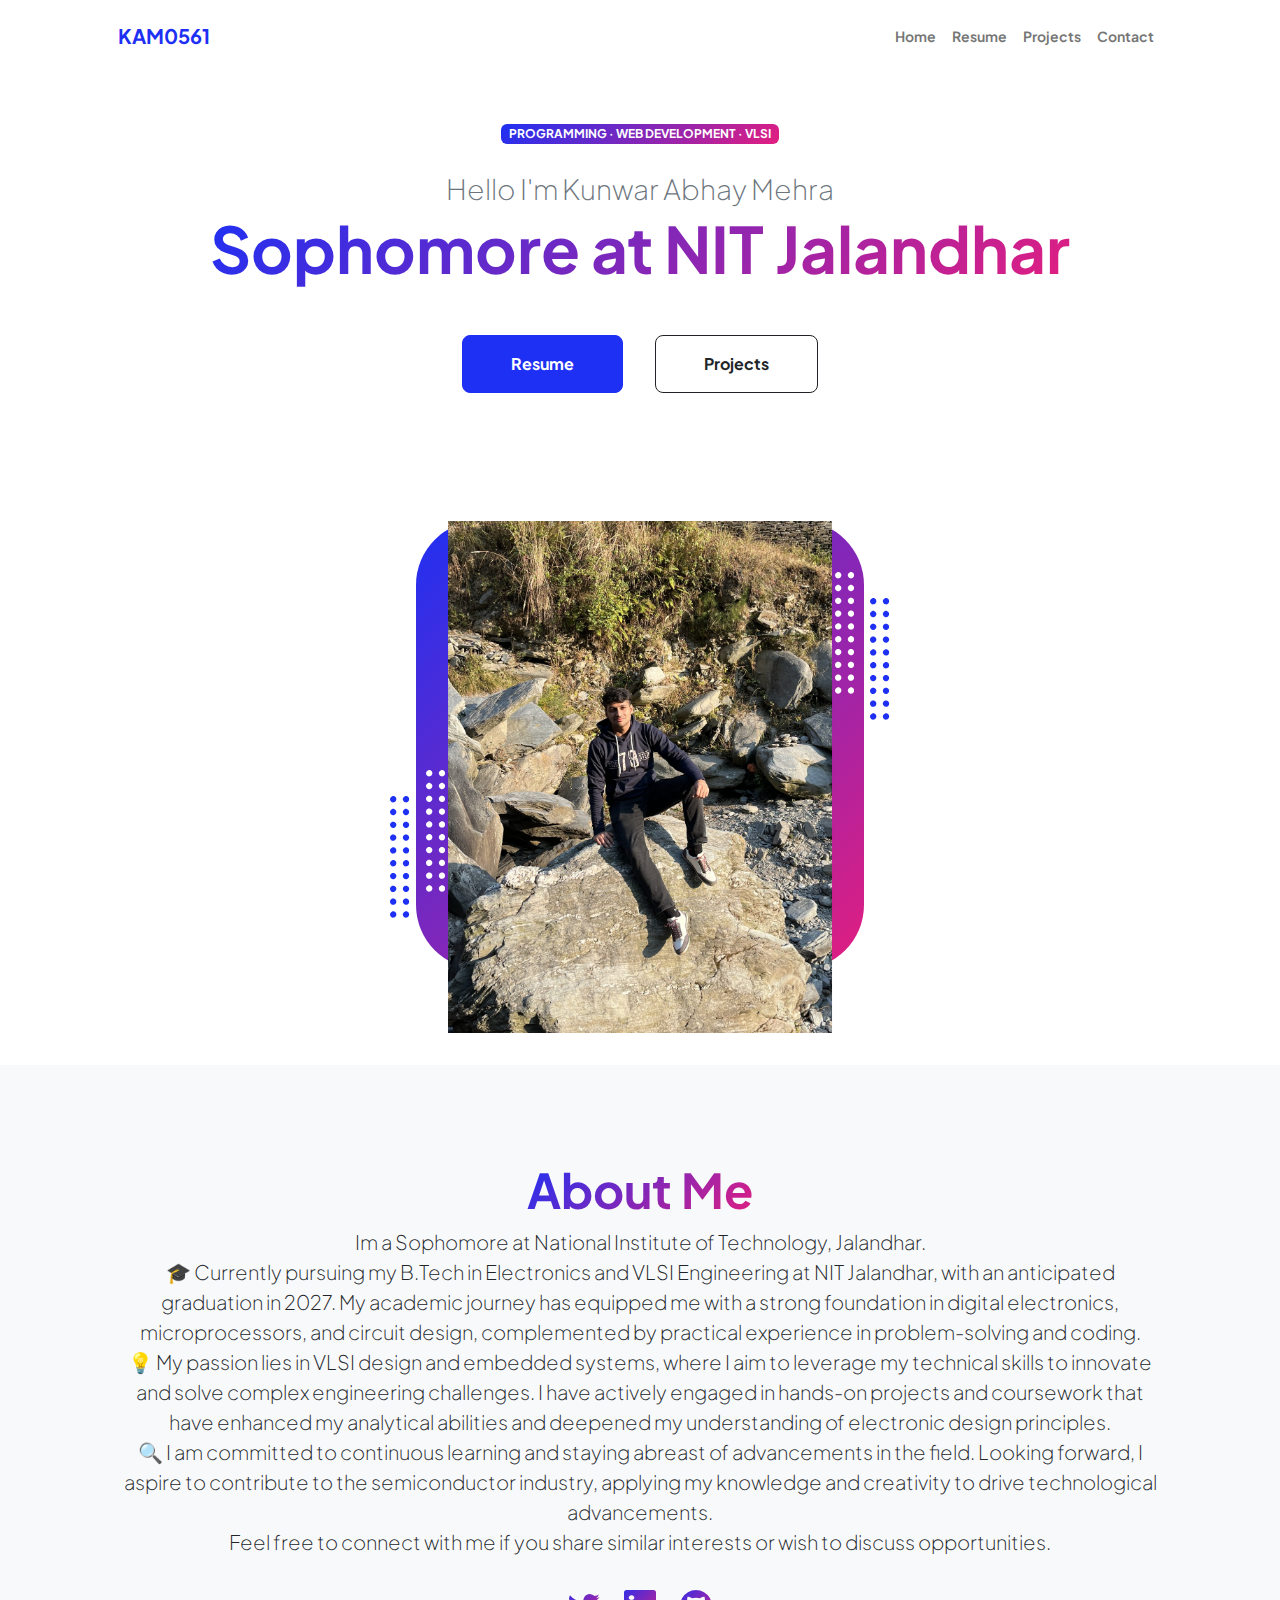
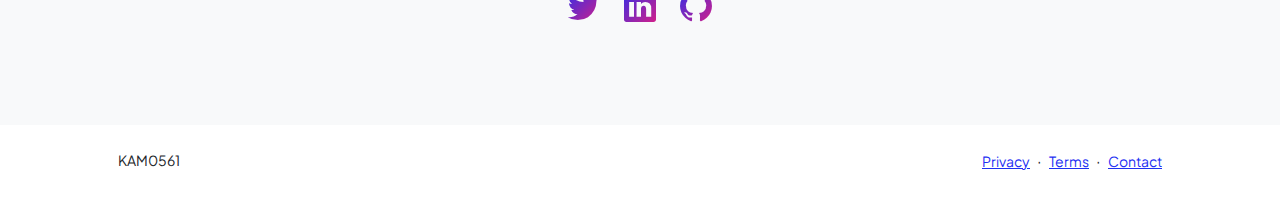
<file: index.html>
<!DOCTYPE html>
<html lang="en">
    <head>
        <meta charset="utf-8" />
        <meta name="viewport" content="width=device-width, initial-scale=1, shrink-to-fit=no" />
        <meta name="description" content="" />
        <meta name="author" content="" />
        <title>Portfolio</title>
        <!-- Favicon-->
        <link rel="icon" type="image/x-icon" href="assets/favicon.ico" />
        <!-- Custom Google font-->
        <link rel="preconnect" href="https://fonts.googleapis.com" />
        <link rel="preconnect" href="https://fonts.gstatic.com" crossorigin />
        <link href="https://fonts.googleapis.com/css2?family=Plus+Jakarta+Sans:wght@100;200;300;400;500;600;700;800;900&amp;display=swap" rel="stylesheet" />
        <!-- Bootstrap icons-->
        <link href="https://cdn.jsdelivr.net/npm/bootstrap-icons@1.8.1/font/bootstrap-icons.css" rel="stylesheet" />
        <!-- Core theme CSS (includes Bootstrap)-->
        <link href="css/styles.css" rel="stylesheet" />
    </head>
    <body class="d-flex flex-column h-100">
        <main class="flex-shrink-0">
            <!-- Navigation-->
            <nav class="navbar navbar-expand-lg navbar-light bg-white py-3">
                <div class="container px-5">
                    <a class="navbar-brand" href="index.html"><span class="fw-bolder text-primary">KAM0561</span></a>
                    <button class="navbar-toggler" type="button" data-bs-toggle="collapse" data-bs-target="#navbarSupportedContent" aria-controls="navbarSupportedContent" aria-expanded="false" aria-label="Toggle navigation"><span class="navbar-toggler-icon"></span></button>
                    <div class="collapse navbar-collapse" id="navbarSupportedContent">
                        <ul class="navbar-nav ms-auto mb-2 mb-lg-0 small fw-bolder">
                            <li class="nav-item"><a class="nav-link" href="index.html">Home</a></li>
                            <li class="nav-item"><a class="nav-link" href="resume.html">Resume</a></li>
                            <li class="nav-item"><a class="nav-link" href="projects.html">Projects</a></li>
                            <li class="nav-item"><a class="nav-link" href="contact.html">Contact</a></li>
                        </ul>
                    </div>
                </div>
            </nav>
            <!-- Header-->
            <header class="py-5">
                <div class="container px-5 pb-5">
                    <div class="row gx-5 align-items-center">
                        <div class="col-xxl-5">
                            <!-- Header text content-->
                            <div class="text-center text-xxl-start">
                                <div class="badge bg-gradient-primary-to-secondary text-white mb-4"><div class="text-uppercase">Programming &middot; Web Development &middot; VLSI</div></div>
                                <div class="fs-3 fw-light text-muted">Hello I'm Kunwar Abhay Mehra</div>
                                <h1 class="display-3 fw-bolder mb-5"><span class="text-gradient d-inline">Sophomore at NIT Jalandhar</span></h1>
                                <div class="d-grid gap-3 d-sm-flex justify-content-sm-center justify-content-xxl-start mb-3">
                                    <a class="btn btn-primary btn-lg px-5 py-3 me-sm-3 fs-6 fw-bolder" href="resume.html">Resume</a>
                                    <a class="btn btn-outline-dark btn-lg px-5 py-3 fs-6 fw-bolder" href="projects.html">Projects</a>
                                </div>
                            </div>
                        </div>
                        <div class="col-xxl-7">
                            <!-- Header profile picture-->
                            <div class="d-flex justify-content-center mt-5 mt-xxl-0">
                                <div class="profile bg-gradient-primary-to-secondary">
                                    <!-- TIP: For best results, use a photo with a transparent background like the demo example below-->
                                    <!-- Watch a tutorial on how to do this on YouTube (link)-->
                                    <img class="profile-img" src="assets/me.jpeg" alt="..." />
                                    <div class="dots-1">
                                        <!-- SVG Dots-->
                                        <svg version="1.1" xmlns="http://www.w3.org/2000/svg" xmlns:xlink="http://www.w3.org/1999/xlink" x="0px" y="0px" viewBox="0 0 191.6 1215.4" style="enable-background: new 0 0 191.6 1215.4" xml:space="preserve">
                                            <g transform="translate(0.000000,1280.000000) scale(0.100000,-0.100000)">
                                                <path d="M227.7,12788.6c-105-35-200-141-222-248c-43-206,163-412,369-369c155,32,275,190,260,339c-11,105-90,213-190,262        C383.7,12801.6,289.7,12808.6,227.7,12788.6z"></path>
                                                <path d="M1507.7,12788.6c-151-50-253-216-222-362c25-119,136-230,254-255c194-41,395,142,375,339c-11,105-90,213-190,262        C1663.7,12801.6,1569.7,12808.6,1507.7,12788.6z"></path>
                                                <path d="M227.7,11508.6c-105-35-200-141-222-248c-43-206,163-412,369-369c155,32,275,190,260,339c-11,105-90,213-190,262        C383.7,11521.6,289.7,11528.6,227.7,11508.6z"></path>
                                                <path d="M1507.7,11508.6c-151-50-253-216-222-362c25-119,136-230,254-255c194-41,395,142,375,339c-11,105-90,213-190,262        C1663.7,11521.6,1569.7,11528.6,1507.7,11508.6z"></path>
                                                <path d="M227.7,10228.6c-105-35-200-141-222-248c-43-206,163-412,369-369c155,32,275,190,260,339c-11,105-90,213-190,262        C383.7,10241.6,289.7,10248.6,227.7,10228.6z"></path>
                                                <path d="M1507.7,10228.6c-105-35-200-141-222-248c-43-206,163-412,369-369c155,32,275,190,260,339c-11,105-90,213-190,262        C1663.7,10241.6,1569.7,10248.6,1507.7,10228.6z"></path>
                                                <path d="M227.7,8948.6c-105-35-200-141-222-248c-43-206,163-412,369-369c155,32,275,190,260,339c-11,105-90,213-190,262        C383.7,8961.6,289.7,8968.6,227.7,8948.6z"></path>
                                                <path d="M1507.7,8948.6c-105-35-200-141-222-248c-43-206,163-412,369-369c155,32,275,190,260,339c-11,105-90,213-190,262        C1663.7,8961.6,1569.7,8968.6,1507.7,8948.6z"></path>
                                                <path d="M227.7,7668.6c-105-35-200-141-222-248c-43-206,163-412,369-369c155,32,275,190,260,339c-11,105-90,213-190,262        C383.7,7681.6,289.7,7688.6,227.7,7668.6z"></path>
                                                <path d="M1507.7,7668.6c-105-35-200-141-222-248c-43-206,163-412,369-369c155,32,275,190,260,339c-11,105-90,213-190,262        C1663.7,7681.6,1569.7,7688.6,1507.7,7668.6z"></path>
                                                <path d="M227.7,6388.6c-105-35-200-141-222-248c-43-206,163-412,369-369c155,32,275,190,260,339c-11,105-90,213-190,262        C383.7,6401.6,289.7,6408.6,227.7,6388.6z"></path>
                                                <path d="M1507.7,6388.6c-105-35-200-141-222-248c-43-206,163-412,369-369c155,32,275,190,260,339c-11,105-90,213-190,262        C1663.7,6401.6,1569.7,6408.6,1507.7,6388.6z"></path>
                                                <path d="M227.7,5108.6c-105-35-200-141-222-248c-43-206,163-412,369-369c155,32,275,190,260,339c-11,105-90,213-190,262        C383.7,5121.6,289.7,5128.6,227.7,5108.6z"></path>
                                                <path d="M1507.7,5108.6c-105-35-200-141-222-248c-43-206,163-412,369-369c155,32,275,190,260,339c-11,105-90,213-190,262        C1663.7,5121.6,1569.7,5128.6,1507.7,5108.6z"></path>
                                                <path d="M227.7,3828.6c-105-35-200-141-222-248c-43-206,163-412,369-369c155,32,275,190,260,339c-11,105-90,213-190,262        C383.7,3841.6,289.7,3848.6,227.7,3828.6z"></path>
                                                <path d="M1507.7,3828.6c-105-35-200-141-222-248c-43-206,163-412,369-369c155,32,275,190,260,339c-11,105-90,213-190,262        C1663.7,3841.6,1569.7,3848.6,1507.7,3828.6z"></path>
                                                <path d="M227.7,2548.6c-105-35-200-141-222-248c-43-206,163-412,369-369c155,32,275,190,260,339c-11,105-90,213-190,262        C383.7,2561.6,289.7,2568.6,227.7,2548.6z"></path>
                                                <path d="M1507.7,2548.6c-105-35-200-141-222-248c-43-206,163-412,369-369c155,32,275,190,260,339c-11,105-90,213-190,262        C1663.7,2561.6,1569.7,2568.6,1507.7,2548.6z"></path>
                                                <path d="M227.7,1268.6c-105-35-200-141-222-248c-43-206,163-412,369-369c155,32,275,190,260,339c-11,105-90,213-190,262        C383.7,1281.6,289.7,1288.6,227.7,1268.6z"></path>
                                                <path d="M1507.7,1268.6c-105-35-200-141-222-248c-43-206,163-412,369-369c155,32,275,190,260,339c-11,105-90,213-190,262        C1663.7,1281.6,1569.7,1288.6,1507.7,1268.6z"></path>
                                            </g>
                                        </svg>
                                        <!-- END of SVG dots-->
                                    </div>
                                    <div class="dots-2">
                                        <!-- SVG Dots-->
                                        <svg version="1.1" xmlns="http://www.w3.org/2000/svg" xmlns:xlink="http://www.w3.org/1999/xlink" x="0px" y="0px" viewBox="0 0 191.6 1215.4" style="enable-background: new 0 0 191.6 1215.4" xml:space="preserve">
                                            <g transform="translate(0.000000,1280.000000) scale(0.100000,-0.100000)">
                                                <path d="M227.7,12788.6c-105-35-200-141-222-248c-43-206,163-412,369-369c155,32,275,190,260,339c-11,105-90,213-190,262        C383.7,12801.6,289.7,12808.6,227.7,12788.6z"></path>
                                                <path d="M1507.7,12788.6c-151-50-253-216-222-362c25-119,136-230,254-255c194-41,395,142,375,339c-11,105-90,213-190,262        C1663.7,12801.6,1569.7,12808.6,1507.7,12788.6z"></path>
                                                <path d="M227.7,11508.6c-105-35-200-141-222-248c-43-206,163-412,369-369c155,32,275,190,260,339c-11,105-90,213-190,262        C383.7,11521.6,289.7,11528.6,227.7,11508.6z"></path>
                                                <path d="M1507.7,11508.6c-151-50-253-216-222-362c25-119,136-230,254-255c194-41,395,142,375,339c-11,105-90,213-190,262        C1663.7,11521.6,1569.7,11528.6,1507.7,11508.6z"></path>
                                                <path d="M227.7,10228.6c-105-35-200-141-222-248c-43-206,163-412,369-369c155,32,275,190,260,339c-11,105-90,213-190,262        C383.7,10241.6,289.7,10248.6,227.7,10228.6z"></path>
                                                <path d="M1507.7,10228.6c-105-35-200-141-222-248c-43-206,163-412,369-369c155,32,275,190,260,339c-11,105-90,213-190,262        C1663.7,10241.6,1569.7,10248.6,1507.7,10228.6z"></path>
                                                <path d="M227.7,8948.6c-105-35-200-141-222-248c-43-206,163-412,369-369c155,32,275,190,260,339c-11,105-90,213-190,262        C383.7,8961.6,289.7,8968.6,227.7,8948.6z"></path>
                                                <path d="M1507.7,8948.6c-105-35-200-141-222-248c-43-206,163-412,369-369c155,32,275,190,260,339c-11,105-90,213-190,262        C1663.7,8961.6,1569.7,8968.6,1507.7,8948.6z"></path>
                                                <path d="M227.7,7668.6c-105-35-200-141-222-248c-43-206,163-412,369-369c155,32,275,190,260,339c-11,105-90,213-190,262        C383.7,7681.6,289.7,7688.6,227.7,7668.6z"></path>
                                                <path d="M1507.7,7668.6c-105-35-200-141-222-248c-43-206,163-412,369-369c155,32,275,190,260,339c-11,105-90,213-190,262        C1663.7,7681.6,1569.7,7688.6,1507.7,7668.6z"></path>
                                                <path d="M227.7,6388.6c-105-35-200-141-222-248c-43-206,163-412,369-369c155,32,275,190,260,339c-11,105-90,213-190,262        C383.7,6401.6,289.7,6408.6,227.7,6388.6z"></path>
                                                <path d="M1507.7,6388.6c-105-35-200-141-222-248c-43-206,163-412,369-369c155,32,275,190,260,339c-11,105-90,213-190,262        C1663.7,6401.6,1569.7,6408.6,1507.7,6388.6z"></path>
                                                <path d="M227.7,5108.6c-105-35-200-141-222-248c-43-206,163-412,369-369c155,32,275,190,260,339c-11,105-90,213-190,262        C383.7,5121.6,289.7,5128.6,227.7,5108.6z"></path>
                                                <path d="M1507.7,5108.6c-105-35-200-141-222-248c-43-206,163-412,369-369c155,32,275,190,260,339c-11,105-90,213-190,262        C1663.7,5121.6,1569.7,5128.6,1507.7,5108.6z"></path>
                                                <path d="M227.7,3828.6c-105-35-200-141-222-248c-43-206,163-412,369-369c155,32,275,190,260,339c-11,105-90,213-190,262        C383.7,3841.6,289.7,3848.6,227.7,3828.6z"></path>
                                                <path d="M1507.7,3828.6c-105-35-200-141-222-248c-43-206,163-412,369-369c155,32,275,190,260,339c-11,105-90,213-190,262        C1663.7,3841.6,1569.7,3848.6,1507.7,3828.6z"></path>
                                                <path d="M227.7,2548.6c-105-35-200-141-222-248c-43-206,163-412,369-369c155,32,275,190,260,339c-11,105-90,213-190,262        C383.7,2561.6,289.7,2568.6,227.7,2548.6z"></path>
                                                <path d="M1507.7,2548.6c-105-35-200-141-222-248c-43-206,163-412,369-369c155,32,275,190,260,339c-11,105-90,213-190,262        C1663.7,2561.6,1569.7,2568.6,1507.7,2548.6z"></path>
                                                <path d="M227.7,1268.6c-105-35-200-141-222-248c-43-206,163-412,369-369c155,32,275,190,260,339c-11,105-90,213-190,262        C383.7,1281.6,289.7,1288.6,227.7,1268.6z"></path>
                                                <path d="M1507.7,1268.6c-105-35-200-141-222-248c-43-206,163-412,369-369c155,32,275,190,260,339c-11,105-90,213-190,262        C1663.7,1281.6,1569.7,1288.6,1507.7,1268.6z"></path>
                                            </g>
                                        </svg>
                                        <!-- END of SVG dots-->
                                    </div>
                                    <div class="dots-3">
                                        <!-- SVG Dots-->
                                        <svg version="1.1" xmlns="http://www.w3.org/2000/svg" xmlns:xlink="http://www.w3.org/1999/xlink" x="0px" y="0px" viewBox="0 0 191.6 1215.4" style="enable-background: new 0 0 191.6 1215.4" xml:space="preserve">
                                            <g transform="translate(0.000000,1280.000000) scale(0.100000,-0.100000)">
                                                <path d="M227.7,12788.6c-105-35-200-141-222-248c-43-206,163-412,369-369c155,32,275,190,260,339c-11,105-90,213-190,262        C383.7,12801.6,289.7,12808.6,227.7,12788.6z"></path>
                                                <path d="M1507.7,12788.6c-151-50-253-216-222-362c25-119,136-230,254-255c194-41,395,142,375,339c-11,105-90,213-190,262        C1663.7,12801.6,1569.7,12808.6,1507.7,12788.6z"></path>
                                                <path d="M227.7,11508.6c-105-35-200-141-222-248c-43-206,163-412,369-369c155,32,275,190,260,339c-11,105-90,213-190,262        C383.7,11521.6,289.7,11528.6,227.7,11508.6z"></path>
                                                <path d="M1507.7,11508.6c-151-50-253-216-222-362c25-119,136-230,254-255c194-41,395,142,375,339c-11,105-90,213-190,262        C1663.7,11521.6,1569.7,11528.6,1507.7,11508.6z"></path>
                                                <path d="M227.7,10228.6c-105-35-200-141-222-248c-43-206,163-412,369-369c155,32,275,190,260,339c-11,105-90,213-190,262        C383.7,10241.6,289.7,10248.6,227.7,10228.6z"></path>
                                                <path d="M1507.7,10228.6c-105-35-200-141-222-248c-43-206,163-412,369-369c155,32,275,190,260,339c-11,105-90,213-190,262        C1663.7,10241.6,1569.7,10248.6,1507.7,10228.6z"></path>
                                                <path d="M227.7,8948.6c-105-35-200-141-222-248c-43-206,163-412,369-369c155,32,275,190,260,339c-11,105-90,213-190,262        C383.7,8961.6,289.7,8968.6,227.7,8948.6z"></path>
                                                <path d="M1507.7,8948.6c-105-35-200-141-222-248c-43-206,163-412,369-369c155,32,275,190,260,339c-11,105-90,213-190,262        C1663.7,8961.6,1569.7,8968.6,1507.7,8948.6z"></path>
                                                <path d="M227.7,7668.6c-105-35-200-141-222-248c-43-206,163-412,369-369c155,32,275,190,260,339c-11,105-90,213-190,262        C383.7,7681.6,289.7,7688.6,227.7,7668.6z"></path>
                                                <path d="M1507.7,7668.6c-105-35-200-141-222-248c-43-206,163-412,369-369c155,32,275,190,260,339c-11,105-90,213-190,262        C1663.7,7681.6,1569.7,7688.6,1507.7,7668.6z"></path>
                                                <path d="M227.7,6388.6c-105-35-200-141-222-248c-43-206,163-412,369-369c155,32,275,190,260,339c-11,105-90,213-190,262        C383.7,6401.6,289.7,6408.6,227.7,6388.6z"></path>
                                                <path d="M1507.7,6388.6c-105-35-200-141-222-248c-43-206,163-412,369-369c155,32,275,190,260,339c-11,105-90,213-190,262        C1663.7,6401.6,1569.7,6408.6,1507.7,6388.6z"></path>
                                                <path d="M227.7,5108.6c-105-35-200-141-222-248c-43-206,163-412,369-369c155,32,275,190,260,339c-11,105-90,213-190,262        C383.7,5121.6,289.7,5128.6,227.7,5108.6z"></path>
                                                <path d="M1507.7,5108.6c-105-35-200-141-222-248c-43-206,163-412,369-369c155,32,275,190,260,339c-11,105-90,213-190,262        C1663.7,5121.6,1569.7,5128.6,1507.7,5108.6z"></path>
                                                <path d="M227.7,3828.6c-105-35-200-141-222-248c-43-206,163-412,369-369c155,32,275,190,260,339c-11,105-90,213-190,262        C383.7,3841.6,289.7,3848.6,227.7,3828.6z"></path>
                                                <path d="M1507.7,3828.6c-105-35-200-141-222-248c-43-206,163-412,369-369c155,32,275,190,260,339c-11,105-90,213-190,262        C1663.7,3841.6,1569.7,3848.6,1507.7,3828.6z"></path>
                                                <path d="M227.7,2548.6c-105-35-200-141-222-248c-43-206,163-412,369-369c155,32,275,190,260,339c-11,105-90,213-190,262        C383.7,2561.6,289.7,2568.6,227.7,2548.6z"></path>
                                                <path d="M1507.7,2548.6c-105-35-200-141-222-248c-43-206,163-412,369-369c155,32,275,190,260,339c-11,105-90,213-190,262        C1663.7,2561.6,1569.7,2568.6,1507.7,2548.6z"></path>
                                                <path d="M227.7,1268.6c-105-35-200-141-222-248c-43-206,163-412,369-369c155,32,275,190,260,339c-11,105-90,213-190,262        C383.7,1281.6,289.7,1288.6,227.7,1268.6z"></path>
                                                <path d="M1507.7,1268.6c-105-35-200-141-222-248c-43-206,163-412,369-369c155,32,275,190,260,339c-11,105-90,213-190,262        C1663.7,1281.6,1569.7,1288.6,1507.7,1268.6z"></path>
                                            </g>
                                        </svg>
                                        <!-- END of SVG dots-->
                                    </div>
                                    <div class="dots-4">
                                        <!-- SVG Dots-->
                                        <svg version="1.1" xmlns="http://www.w3.org/2000/svg" xmlns:xlink="http://www.w3.org/1999/xlink" x="0px" y="0px" viewBox="0 0 191.6 1215.4" style="enable-background: new 0 0 191.6 1215.4" xml:space="preserve">
                                            <g transform="translate(0.000000,1280.000000) scale(0.100000,-0.100000)">
                                                <path d="M227.7,12788.6c-105-35-200-141-222-248c-43-206,163-412,369-369c155,32,275,190,260,339c-11,105-90,213-190,262        C383.7,12801.6,289.7,12808.6,227.7,12788.6z"></path>
                                                <path d="M1507.7,12788.6c-151-50-253-216-222-362c25-119,136-230,254-255c194-41,395,142,375,339c-11,105-90,213-190,262        C1663.7,12801.6,1569.7,12808.6,1507.7,12788.6z"></path>
                                                <path d="M227.7,11508.6c-105-35-200-141-222-248c-43-206,163-412,369-369c155,32,275,190,260,339c-11,105-90,213-190,262        C383.7,11521.6,289.7,11528.6,227.7,11508.6z"></path>
                                                <path d="M1507.7,11508.6c-151-50-253-216-222-362c25-119,136-230,254-255c194-41,395,142,375,339c-11,105-90,213-190,262        C1663.7,11521.6,1569.7,11528.6,1507.7,11508.6z"></path>
                                                <path d="M227.7,10228.6c-105-35-200-141-222-248c-43-206,163-412,369-369c155,32,275,190,260,339c-11,105-90,213-190,262        C383.7,10241.6,289.7,10248.6,227.7,10228.6z"></path>
                                                <path d="M1507.7,10228.6c-105-35-200-141-222-248c-43-206,163-412,369-369c155,32,275,190,260,339c-11,105-90,213-190,262        C1663.7,10241.6,1569.7,10248.6,1507.7,10228.6z"></path>
                                                <path d="M227.7,8948.6c-105-35-200-141-222-248c-43-206,163-412,369-369c155,32,275,190,260,339c-11,105-90,213-190,262        C383.7,8961.6,289.7,8968.6,227.7,8948.6z"></path>
                                                <path d="M1507.7,8948.6c-105-35-200-141-222-248c-43-206,163-412,369-369c155,32,275,190,260,339c-11,105-90,213-190,262        C1663.7,8961.6,1569.7,8968.6,1507.7,8948.6z"></path>
                                                <path d="M227.7,7668.6c-105-35-200-141-222-248c-43-206,163-412,369-369c155,32,275,190,260,339c-11,105-90,213-190,262        C383.7,7681.6,289.7,7688.6,227.7,7668.6z"></path>
                                                <path d="M1507.7,7668.6c-105-35-200-141-222-248c-43-206,163-412,369-369c155,32,275,190,260,339c-11,105-90,213-190,262        C1663.7,7681.6,1569.7,7688.6,1507.7,7668.6z"></path>
                                                <path d="M227.7,6388.6c-105-35-200-141-222-248c-43-206,163-412,369-369c155,32,275,190,260,339c-11,105-90,213-190,262        C383.7,6401.6,289.7,6408.6,227.7,6388.6z"></path>
                                                <path d="M1507.7,6388.6c-105-35-200-141-222-248c-43-206,163-412,369-369c155,32,275,190,260,339c-11,105-90,213-190,262        C1663.7,6401.6,1569.7,6408.6,1507.7,6388.6z"></path>
                                                <path d="M227.7,5108.6c-105-35-200-141-222-248c-43-206,163-412,369-369c155,32,275,190,260,339c-11,105-90,213-190,262        C383.7,5121.6,289.7,5128.6,227.7,5108.6z"></path>
                                                <path d="M1507.7,5108.6c-105-35-200-141-222-248c-43-206,163-412,369-369c155,32,275,190,260,339c-11,105-90,213-190,262        C1663.7,5121.6,1569.7,5128.6,1507.7,5108.6z"></path>
                                                <path d="M227.7,3828.6c-105-35-200-141-222-248c-43-206,163-412,369-369c155,32,275,190,260,339c-11,105-90,213-190,262        C383.7,3841.6,289.7,3848.6,227.7,3828.6z"></path>
                                                <path d="M1507.7,3828.6c-105-35-200-141-222-248c-43-206,163-412,369-369c155,32,275,190,260,339c-11,105-90,213-190,262        C1663.7,3841.6,1569.7,3848.6,1507.7,3828.6z"></path>
                                                <path d="M227.7,2548.6c-105-35-200-141-222-248c-43-206,163-412,369-369c155,32,275,190,260,339c-11,105-90,213-190,262        C383.7,2561.6,289.7,2568.6,227.7,2548.6z"></path>
                                                <path d="M1507.7,2548.6c-105-35-200-141-222-248c-43-206,163-412,369-369c155,32,275,190,260,339c-11,105-90,213-190,262        C1663.7,2561.6,1569.7,2568.6,1507.7,2548.6z"></path>
                                                <path d="M227.7,1268.6c-105-35-200-141-222-248c-43-206,163-412,369-369c155,32,275,190,260,339c-11,105-90,213-190,262        C383.7,1281.6,289.7,1288.6,227.7,1268.6z"></path>
                                                <path d="M1507.7,1268.6c-105-35-200-141-222-248c-43-206,163-412,369-369c155,32,275,190,260,339c-11,105-90,213-190,262        C1663.7,1281.6,1569.7,1288.6,1507.7,1268.6z"></path>
                                            </g>
                                        </svg>
                                        <!-- END of SVG dots-->
                                    </div>
                                </div>
                            </div>
                        </div>
                    </div>
                </div>
            </header>
            <!-- About Section-->
            <section class="bg-light py-5">
                <div class="container px-5">
                    <div class="row gx-5 justify-content-center">
                        <div class="col-xxl-8">
                            <div class="text-center my-5">
                                <h2 class="display-5 fw-bolder"><span class="text-gradient d-inline">About Me</span></h2>
                                <p class="lead fw-light mb-4">Im a Sophomore at National Institute of Technology, Jalandhar. <br>🎓 Currently pursuing my B.Tech in Electronics and VLSI Engineering at NIT Jalandhar, with an anticipated graduation in 2027. My academic journey has equipped me with a strong foundation in digital electronics, microprocessors, and circuit design, complemented by practical experience in problem-solving and coding.

                                    <br>💡 My passion lies in VLSI design and embedded systems, where I aim to leverage my technical skills to innovate and solve complex engineering challenges. I have actively engaged in hands-on projects and coursework that have enhanced my analytical abilities and deepened my understanding of electronic design principles.
                                    
                                    <br>🔍 I am committed to continuous learning and staying abreast of advancements in the field. Looking forward, I aspire to contribute to the semiconductor industry, applying my knowledge and creativity to drive technological advancements.
                                    
                                    <br>Feel free to connect with me if you share similar interests or wish to discuss opportunities.</p>
                                <div class="d-flex justify-content-center fs-2 gap-4">
                                    <a class="text-gradient" href="#!"><i class="bi bi-twitter"></i></a>
                                    <a class="text-gradient" href="#!"><i class="bi bi-linkedin"></i></a>
                                    <a class="text-gradient" href="#!"><i class="bi bi-github"></i></a>
                                </div>
                            </div>
                        </div>
                    </div>
                </div>
            </section>
        </main>
        <!-- Footer-->
        <footer class="bg-white py-4 mt-auto">
            <div class="container px-5">
                <div class="row align-items-center justify-content-between flex-column flex-sm-row">
                    <div class="col-auto"><div class="small m-0">KAM0561</div></div>
                    <div class="col-auto">
                        <a class="small" href="#!">Privacy</a>
                        <span class="mx-1">&middot;</span>
                        <a class="small" href="#!">Terms</a>
                        <span class="mx-1">&middot;</span>
                        <a class="small" href="#!">Contact</a>
                    </div>
                </div>
            </div>
        </footer>
        <!-- Bootstrap core JS-->
        <script src="https://cdn.jsdelivr.net/npm/bootstrap@5.2.3/dist/js/bootstrap.bundle.min.js"></script>
        <!-- Core theme JS-->
        <script src="js/scripts.js"></script>
    </body>
</html>
</file>
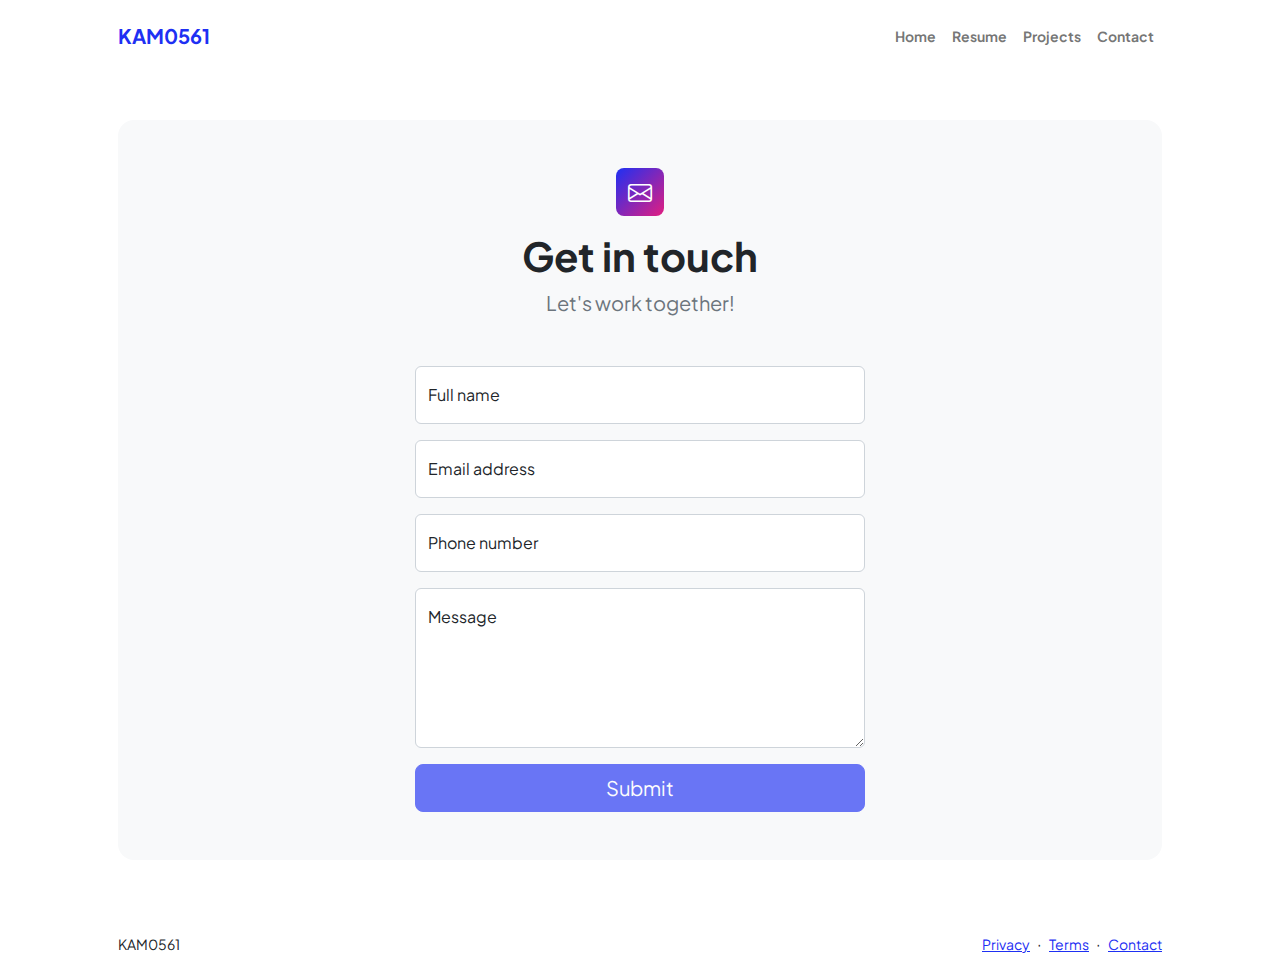
<file: contact.html>
<!DOCTYPE html>
<html lang="en">
    <head>
        <meta charset="utf-8" />
        <meta name="viewport" content="width=device-width, initial-scale=1, shrink-to-fit=no" />
        <meta name="description" content />
        <meta name="author" content />
        <title>Contact</title>
        <!-- Favicon-->
        <link rel="icon" type="image/x-icon" href="assets/favicon.ico" />
        <!-- Custom Google font-->
        <link rel="preconnect" href="https://fonts.googleapis.com" />
        <link rel="preconnect" href="https://fonts.gstatic.com" crossorigin />
        <link href="https://fonts.googleapis.com/css2?family=Plus+Jakarta+Sans:wght@100;200;300;400;500;600;700;800;900&amp;display=swap" rel="stylesheet" />
        <!-- Bootstrap icons-->
        <link href="https://cdn.jsdelivr.net/npm/bootstrap-icons@1.8.1/font/bootstrap-icons.css" rel="stylesheet" />
        <!-- Core theme CSS (includes Bootstrap)-->
        <link href="css/styles.css" rel="stylesheet" />
    </head>
    <body class="d-flex flex-column">
        <main class="flex-shrink-0">
            <!-- Navigation-->
            <nav class="navbar navbar-expand-lg navbar-light bg-white py-3">
                <div class="container px-5">
                    <a class="navbar-brand" href="index.html"><span class="fw-bolder text-primary">KAM0561</span></a>
                    <button class="navbar-toggler" type="button" data-bs-toggle="collapse" data-bs-target="#navbarSupportedContent" aria-controls="navbarSupportedContent" aria-expanded="false" aria-label="Toggle navigation"><span class="navbar-toggler-icon"></span></button>
                    <div class="collapse navbar-collapse" id="navbarSupportedContent">
                        <ul class="navbar-nav ms-auto mb-2 mb-lg-0 small fw-bolder">
                            <li class="nav-item"><a class="nav-link" href="index.html">Home</a></li>
                            <li class="nav-item"><a class="nav-link" href="resume.html">Resume</a></li>
                            <li class="nav-item"><a class="nav-link" href="projects.html">Projects</a></li>
                            <li class="nav-item"><a class="nav-link" href="contact.html">Contact</a></li>
                        </ul>
                    </div>
                </div>
            </nav>
            <!-- Page content-->
            <section class="py-5">
                <div class="container px-5">
                    <!-- Contact form-->
                    <div class="bg-light rounded-4 py-5 px-4 px-md-5">
                        <div class="text-center mb-5">
                            <div class="feature bg-primary bg-gradient-primary-to-secondary text-white rounded-3 mb-3"><i class="bi bi-envelope"></i></div>
                            <h1 class="fw-bolder">Get in touch</h1>
                            <p class="lead fw-normal text-muted mb-0">Let's work together!</p>
                        </div>
                        <div class="row gx-5 justify-content-center">
                            <div class="col-lg-8 col-xl-6">
                                <!-- * * * * * * * * * * * * * * *-->
                                <!-- * * SB Forms Contact Form * *-->
                                <!-- * * * * * * * * * * * * * * *-->
                                <!-- This form is pre-integrated with SB Forms.-->
                                <!-- To make this form functional, sign up at-->
                                <!-- https://startbootstrap.com/solution/contact-forms-->
                                <!-- to get an API token!-->
                                <form id="contactForm" data-sb-form-api-token="API_TOKEN">
                                    <!-- Name input-->
                                    <div class="form-floating mb-3">
                                        <input class="form-control" id="name" type="text" placeholder="Enter your name..." data-sb-validations="required" />
                                        <label for="name">Full name</label>
                                        <div class="invalid-feedback" data-sb-feedback="name:required">A name is required.</div>
                                    </div>
                                    <!-- Email address input-->
                                    <div class="form-floating mb-3">
                                        <input class="form-control" id="email" type="email" placeholder="name@example.com" data-sb-validations="required,email" />
                                        <label for="email">Email address</label>
                                        <div class="invalid-feedback" data-sb-feedback="email:required">An email is required.</div>
                                        <div class="invalid-feedback" data-sb-feedback="email:email">Email is not valid.</div>
                                    </div>
                                    <!-- Phone number input-->
                                    <div class="form-floating mb-3">
                                        <input class="form-control" id="phone" type="tel" placeholder="(123) 456-7890" data-sb-validations="required" />
                                        <label for="phone">Phone number</label>
                                        <div class="invalid-feedback" data-sb-feedback="phone:required">A phone number is required.</div>
                                    </div>
                                    <!-- Message input-->
                                    <div class="form-floating mb-3">
                                        <textarea class="form-control" id="message" type="text" placeholder="Enter your message here..." style="height: 10rem" data-sb-validations="required"></textarea>
                                        <label for="message">Message</label>
                                        <div class="invalid-feedback" data-sb-feedback="message:required">A message is required.</div>
                                    </div>
                                    <!-- Submit success message-->
                                    <!---->
                                    <!-- This is what your users will see when the form-->
                                    <!-- has successfully submitted-->
                                    <div class="d-none" id="submitSuccessMessage">
                                        <div class="text-center mb-3">
                                            <div class="fw-bolder">Form submission successful!</div>
                                        </div>
                                    </div>
                                    <!-- Submit error message-->
                                    <!---->
                                    <!-- This is what your users will see when there is-->
                                    <!-- an error submitting the form-->
                                    <div class="d-none" id="submitErrorMessage"><div class="text-center text-danger mb-3">Error sending message!</div></div>
                                    <!-- Submit Button-->
                                    <div class="d-grid"><button class="btn btn-primary btn-lg disabled" id="submitButton" type="submit">Submit</button></div>
                                </form>
                            </div>
                        </div>
                    </div>
                </div>
            </section>
        </main>
        <!-- Footer-->
        <footer class="bg-white py-4 mt-auto">
            <div class="container px-5">
                <div class="row align-items-center justify-content-between flex-column flex-sm-row">
                    <div class="col-auto"><div class="small m-0">KAM0561</div></div>
                    <div class="col-auto">
                        <a class="small" href="#!">Privacy</a>
                        <span class="mx-1">&middot;</span>
                        <a class="small" href="#!">Terms</a>
                        <span class="mx-1">&middot;</span>
                        <a class="small" href="#!">Contact</a>
                    </div>
                </div>
            </div>
        </footer>
        <!-- Bootstrap core JS-->
        <script src="https://cdn.jsdelivr.net/npm/bootstrap@5.2.3/dist/js/bootstrap.bundle.min.js"></script>
        <!-- Core theme JS-->
        <script src="js/scripts.js"></script>
        <!-- * * * * * * * * * * * * * * * * * * * * * * * * * * * * * * * * * * * * * * * *-->
        <!-- * *                               SB Forms JS                               * *-->
        <!-- * * Activate your form at https://startbootstrap.com/solution/contact-forms * *-->
        <!-- * * * * * * * * * * * * * * * * * * * * * * * * * * * * * * * * * * * * * * * *-->
        <script src="https://cdn.startbootstrap.com/sb-forms-latest.js"></script>
    </body>
</html>
</file>
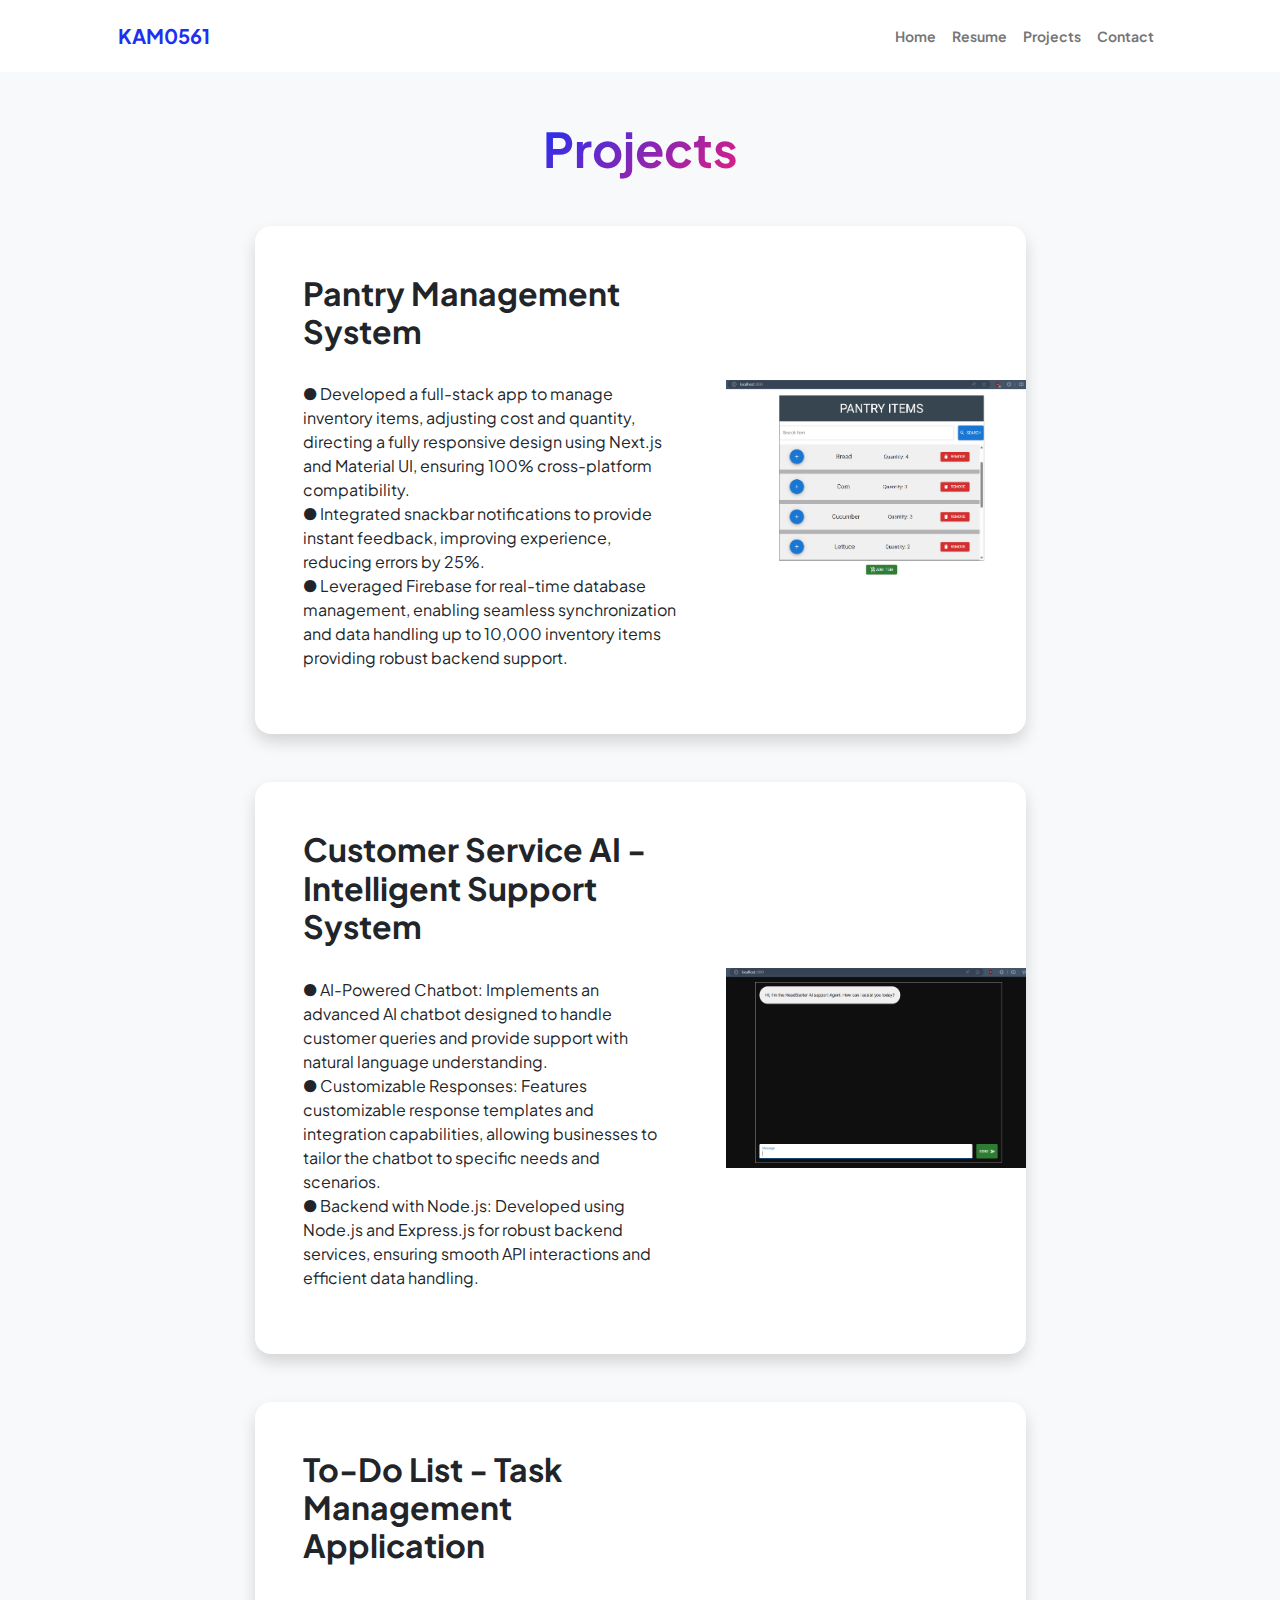
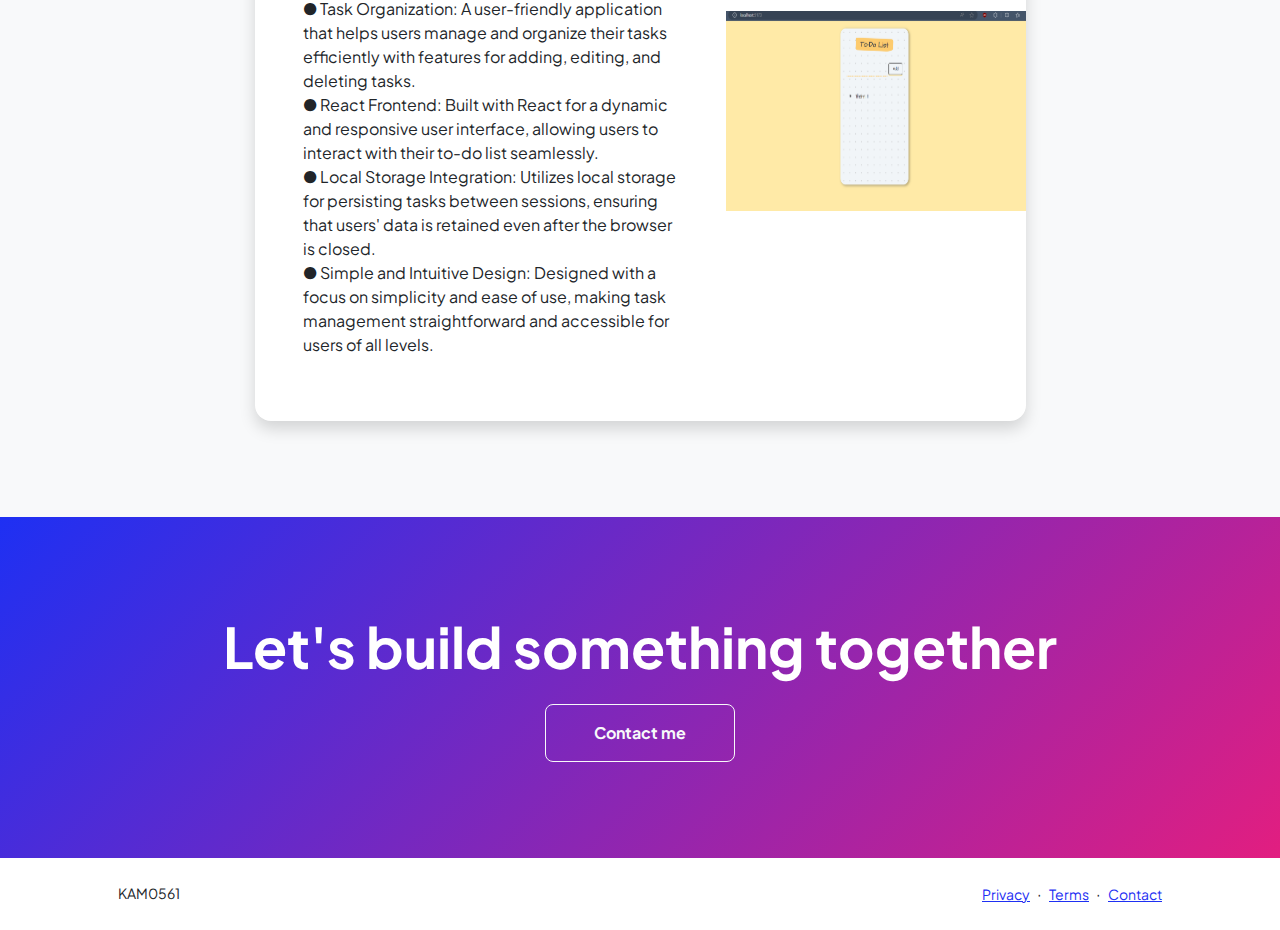
<file: projects.html>
<!DOCTYPE html>
<html lang="en">
    <head>
        <meta charset="utf-8" />
        <meta name="viewport" content="width=device-width, initial-scale=1, shrink-to-fit=no" />
        <meta name="description" content="" />
        <meta name="author" content="" />
        <title>Projects</title>
        <!-- Favicon-->
        <link rel="icon" type="image/x-icon" href="assets/favicon.ico" />
        <!-- Custom Google font-->
        <link rel="preconnect" href="https://fonts.googleapis.com" />
        <link rel="preconnect" href="https://fonts.gstatic.com" crossorigin />
        <link href="https://fonts.googleapis.com/css2?family=Plus+Jakarta+Sans:wght@100;200;300;400;500;600;700;800;900&amp;display=swap" rel="stylesheet" />
        <!-- Bootstrap icons-->
        <link href="https://cdn.jsdelivr.net/npm/bootstrap-icons@1.8.1/font/bootstrap-icons.css" rel="stylesheet" />
        <!-- Core theme CSS (includes Bootstrap)-->
        <link href="css/styles.css" rel="stylesheet" />
    </head>
    <body class="d-flex flex-column h-100 bg-light">
        <main class="flex-shrink-0">
            <!-- Navigation-->
            <nav class="navbar navbar-expand-lg navbar-light bg-white py-3">
                <div class="container px-5">
                    <a class="navbar-brand" href="index.html"><span class="fw-bolder text-primary">KAM0561</span></a>
                    <button class="navbar-toggler" type="button" data-bs-toggle="collapse" data-bs-target="#navbarSupportedContent" aria-controls="navbarSupportedContent" aria-expanded="false" aria-label="Toggle navigation"><span class="navbar-toggler-icon"></span></button>
                    <div class="collapse navbar-collapse" id="navbarSupportedContent">
                        <ul class="navbar-nav ms-auto mb-2 mb-lg-0 small fw-bolder">
                            <li class="nav-item"><a class="nav-link" href="index.html">Home</a></li>
                            <li class="nav-item"><a class="nav-link" href="resume.html">Resume</a></li>
                            <li class="nav-item"><a class="nav-link" href="projects.html">Projects</a></li>
                            <li class="nav-item"><a class="nav-link" href="contact.html">Contact</a></li>
                        </ul>
                    </div>
                </div>
            </nav>
            <!-- Projects Section-->
            <section class="py-5">
                <div class="container px-5 mb-5">
                    <div class="text-center mb-5">
                        <h1 class="display-5 fw-bolder mb-0"><span class="text-gradient d-inline">Projects</span></h1>
                    </div>
                    <div class="row gx-5 justify-content-center">
                        <div class="col-lg-11 col-xl-9 col-xxl-8">
                            <!-- Project Card 1-->
                            <div class="card overflow-hidden shadow rounded-4 border-0 mb-5">
                                <div class="card-body p-0">
                                    <div class="d-flex align-items-center">
                                        <div class="p-5">
                                            <h2 class="fw-bolder">Pantry Management System</h2><br>
                                            <p>●	Developed a full-stack app to manage inventory items, adjusting cost and quantity, directing a fully responsive design using Next.js and Material UI, ensuring 100% cross-platform compatibility.<br>
                                                ●	Integrated snackbar notifications to provide instant feedback, improving experience, reducing errors by 25%.<br>
                                                ●	Leveraged Firebase for real-time database management, enabling seamless synchronization and data handling up to 10,000 inventory items providing robust backend support.<br>
                                                </p>
                                        </div>
                                        <img class="img-fluid" src="pantry.png" alt="..." />
                                    </div>
                                </div>
                            </div>
                            <!-- Project Card 2-->
                            <div class="card overflow-hidden shadow rounded-4 border-0">
                                <div class="card-body p-0">
                                    <div class="d-flex align-items-center">
                                        <div class="p-5">
                                            <h2 class="fw-bolder">Customer Service AI - Intelligent Support System</h2><br>
                                            <p>●   AI-Powered Chatbot: Implements an advanced AI chatbot designed to handle customer queries and provide support with natural language understanding.<br>
                                                ●   Customizable Responses: Features customizable response templates and integration capabilities, allowing businesses to tailor the chatbot to specific needs and scenarios.<br>
                                                ●   Backend with Node.js: Developed using Node.js and Express.js for robust backend services, ensuring smooth API interactions and efficient data handling.</p>
                                        </div>
                                        <img class="img-fluid" src="aiservice.png" alt="..." />
                                    </div>
                                </div>
                            </div><br><br>
                            <!-- Project Card 3-->
                            <div class="card overflow-hidden shadow rounded-4 border-0">
                                <div class="card-body p-0">
                                    <div class="d-flex align-items-center">
                                        <div class="p-5">
                                            <h2 class="fw-bolder">To-Do List - Task Management Application</h2><br>
                                            <p>●   Task Organization: A user-friendly application that helps users manage and organize their tasks efficiently with features for adding, editing, and deleting tasks.<br>
                                                ●   React Frontend: Built with React for a dynamic and responsive user interface, allowing users to interact with their to-do list seamlessly.<br>
                                                ●   Local Storage Integration: Utilizes local storage for persisting tasks between sessions, ensuring that users' data is retained even after the browser is closed.<br>
                                                ●   Simple and Intuitive Design: Designed with a focus on simplicity and ease of use, making task management straightforward and accessible for users of all levels.<br>
                                                </p>
                                        </div>
                                        <img class="img-fluid" src="todo.png" alt="..." />
                                    </div>
                                </div>
                            </div>
                        </div>
                    </div>
                </div>
            </section>
            <!-- Call to action section-->
            <section class="py-5 bg-gradient-primary-to-secondary text-white">
                <div class="container px-5 my-5">
                    <div class="text-center">
                        <h2 class="display-4 fw-bolder mb-4">Let's build something together</h2>
                        <a class="btn btn-outline-light btn-lg px-5 py-3 fs-6 fw-bolder" href="contact.html">Contact me</a>
                    </div>
                </div>
            </section>
        </main>
        <!-- Footer-->
        <footer class="bg-white py-4 mt-auto">
            <div class="container px-5">
                <div class="row align-items-center justify-content-between flex-column flex-sm-row">
                    <div class="col-auto"><div class="small m-0">KAM0561</div></div>
                    <div class="col-auto">
                        <a class="small" href="#!">Privacy</a>
                        <span class="mx-1">&middot;</span>
                        <a class="small" href="#!">Terms</a>
                        <span class="mx-1">&middot;</span>
                        <a class="small" href="#!">Contact</a>
                    </div>
                </div>
            </div>
        </footer>
        <!-- Bootstrap core JS-->
        <script src="https://cdn.jsdelivr.net/npm/bootstrap@5.2.3/dist/js/bootstrap.bundle.min.js"></script>
        <!-- Core theme JS-->
        <script src="js/scripts.js"></script>
    </body>
</html>
</file>
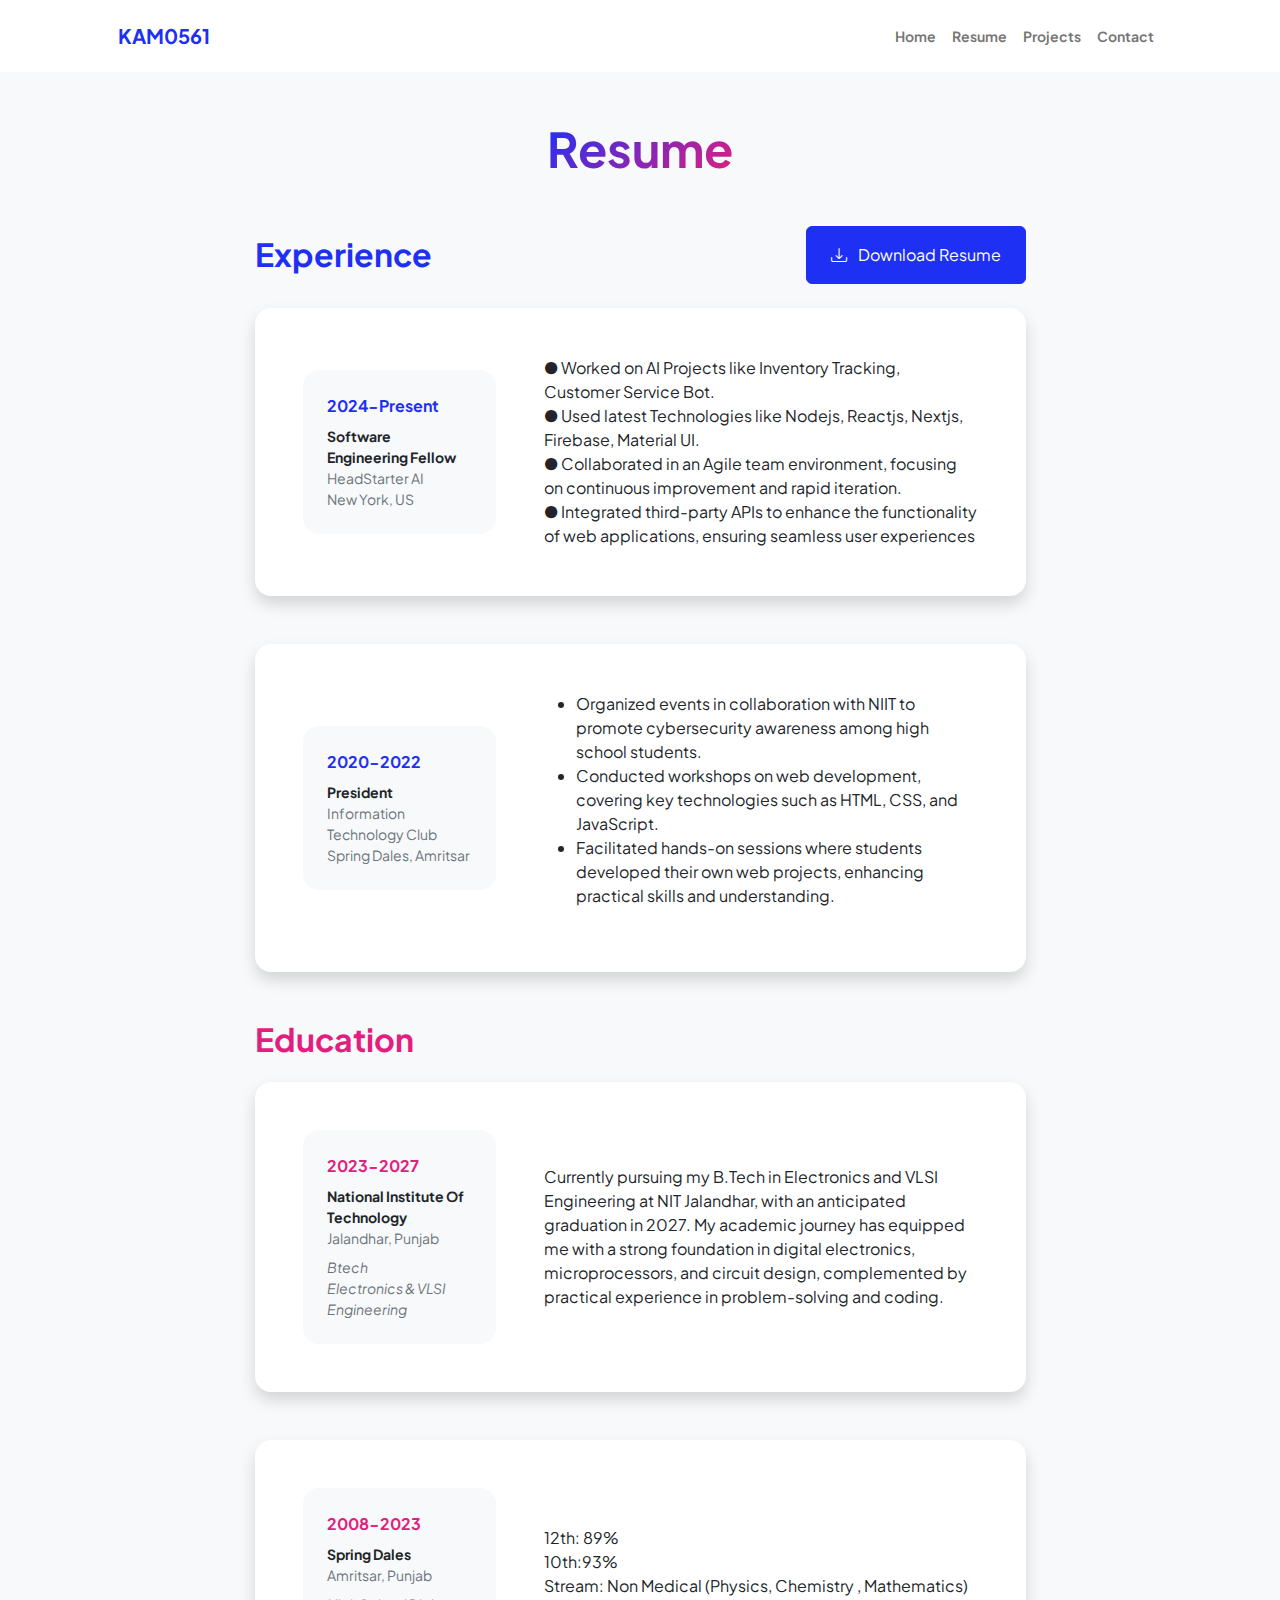
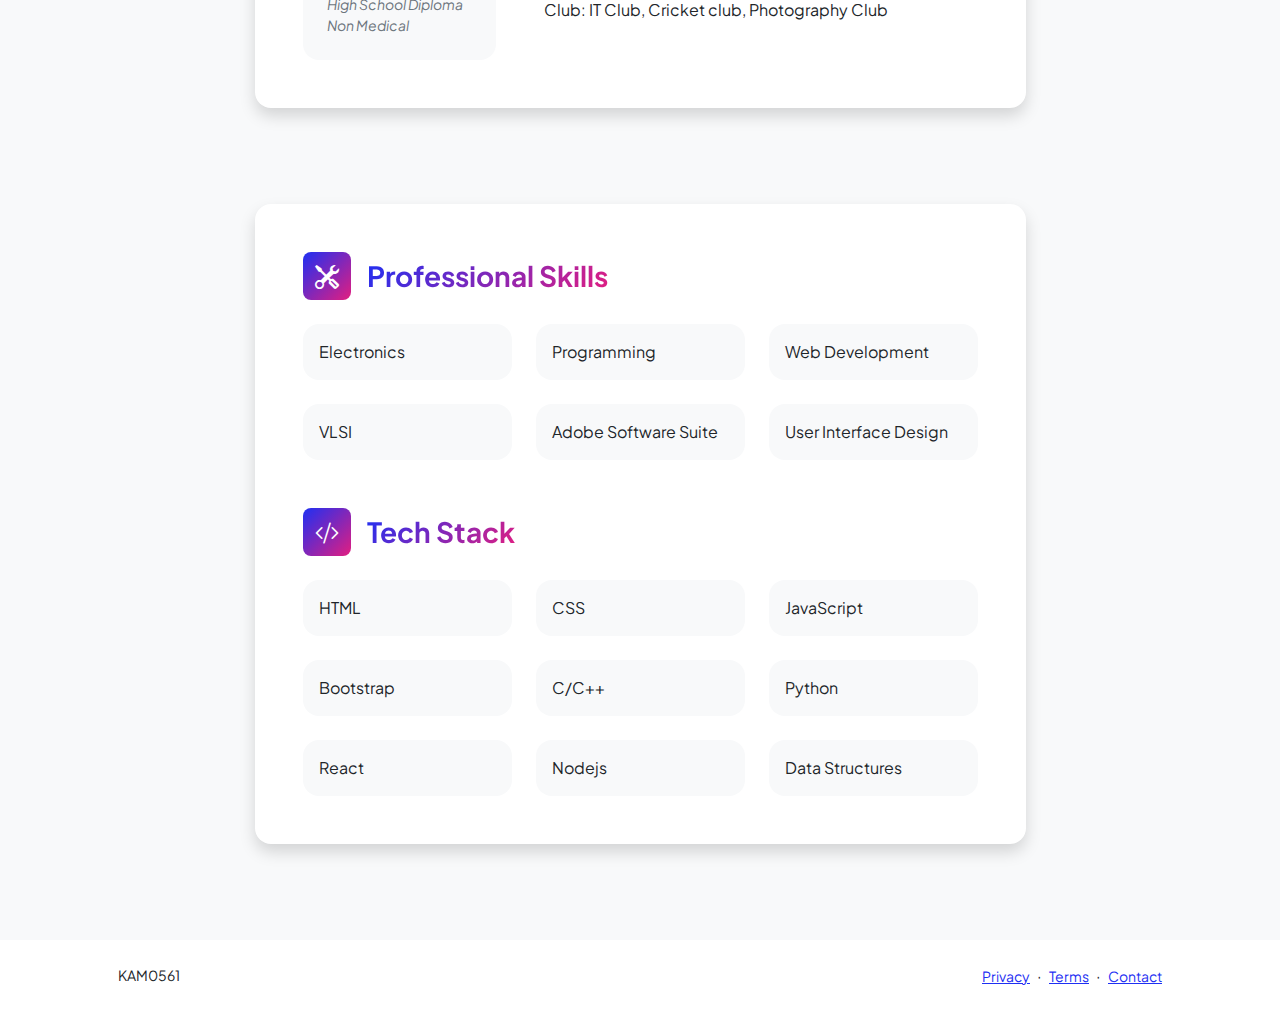
<file: resume.html>
<!DOCTYPE html>
<html lang="en">
    <head>
        <meta charset="utf-8" />
        <meta name="viewport" content="width=device-width, initial-scale=1, shrink-to-fit=no" />
        <meta name="description" content="" />
        <meta name="author" content="" />
        <title>Resume</title>
        <!-- Favicon-->
        <link rel="icon" type="image/x-icon" href="assets/favicon.ico" />
        <!-- Custom Google font-->
        <link rel="preconnect" href="https://fonts.googleapis.com" />
        <link rel="preconnect" href="https://fonts.gstatic.com" crossorigin />
        <link href="https://fonts.googleapis.com/css2?family=Plus+Jakarta+Sans:wght@100;200;300;400;500;600;700;800;900&amp;display=swap" rel="stylesheet" />
        <!-- Bootstrap icons-->
        <link href="https://cdn.jsdelivr.net/npm/bootstrap-icons@1.8.1/font/bootstrap-icons.css" rel="stylesheet" />
        <!-- Core theme CSS (includes Bootstrap)-->
        <link href="css/styles.css" rel="stylesheet" />
    </head>
    <body class="d-flex flex-column h-100 bg-light">
        <main class="flex-shrink-0">
            <!-- Navigation-->
            <nav class="navbar navbar-expand-lg navbar-light bg-white py-3">
                <div class="container px-5">
                    <a class="navbar-brand" href="index.html"><span class="fw-bolder text-primary">KAM0561</span></a>
                    <button class="navbar-toggler" type="button" data-bs-toggle="collapse" data-bs-target="#navbarSupportedContent" aria-controls="navbarSupportedContent" aria-expanded="false" aria-label="Toggle navigation"><span class="navbar-toggler-icon"></span></button>
                    <div class="collapse navbar-collapse" id="navbarSupportedContent">
                        <ul class="navbar-nav ms-auto mb-2 mb-lg-0 small fw-bolder">
                            <li class="nav-item"><a class="nav-link" href="index.html">Home</a></li>
                            <li class="nav-item"><a class="nav-link" href="resume.html">Resume</a></li>
                            <li class="nav-item"><a class="nav-link" href="projects.html">Projects</a></li>
                            <li class="nav-item"><a class="nav-link" href="contact.html">Contact</a></li>
                        </ul>
                    </div>
                </div>
            </nav>
            <!-- Page Content-->
            <div class="container px-5 my-5">
                <div class="text-center mb-5">
                    <h1 class="display-5 fw-bolder mb-0"><span class="text-gradient d-inline">Resume</span></h1>
                </div>
                <div class="row gx-5 justify-content-center">
                    <div class="col-lg-11 col-xl-9 col-xxl-8">
                        <!-- Experience Section-->
                        <section>
                            <div class="d-flex align-items-center justify-content-between mb-4">
                                <h2 class="text-primary fw-bolder mb-0">Experience</h2>
                                <!-- Download resume button-->
                                <!-- Note: Set the link href target to a PDF file within your project-->
                                <a class="btn btn-primary px-4 py-3" href="#!">
                                    <div class="d-inline-block bi bi-download me-2"></div>
                                    Download Resume
                                </a>
                            </div>
                            <!-- Experience Card 2-->
                            <div class="card shadow border-0 rounded-4 mb-5">
                                <div class="card-body p-5">
                                    <div class="row align-items-center gx-5">
                                        <div class="col text-center text-lg-start mb-4 mb-lg-0">
                                            <div class="bg-light p-4 rounded-4">
                                                <div class="text-primary fw-bolder mb-2">2024-Present</div>
                                                <div class="small fw-bolder">Software Engineering Fellow</div>
                                                <div class="small text-muted">HeadStarter AI</div>
                                                <div class="small text-muted">New York, US</div>
                                            </div>
                                        </div>
                                        <div class="col-lg-8"><div>●    Worked on AI Projects like Inventory Tracking, Customer Service Bot.<br>                                     
                                            ●	Used latest Technologies like Nodejs, Reactjs, Nextjs, Firebase, Material UI.<br>
                                            ●	Collaborated in an Agile team environment, focusing on continuous improvement and rapid iteration.<br>
                                            ●	Integrated third-party APIs to enhance the functionality of web applications, ensuring seamless user experiences<br>
                                            </div></div>
                                    </div>
                                </div>
                            </div>
                            <!-- Experience Card 1-->
                            <div class="card shadow border-0 rounded-4 mb-5">
                                <div class="card-body p-5">
                                    <div class="row align-items-center gx-5">
                                        <div class="col text-center text-lg-start mb-4 mb-lg-0">
                                            <div class="bg-light p-4 rounded-4">
                                                <div class="text-primary fw-bolder mb-2">2020-2022</div>
                                                <div class="small fw-bolder">President</div>
                                                <div class="small text-muted">Information Technology Club</div>
                                                <div class="small text-muted">Spring Dales, Amritsar</div>
                                            </div>
                                        </div>
                                        <div class="col-lg-8">
                                            <ul>
                                              <li>Organized events in collaboration with NIIT to promote cybersecurity awareness among high school students.</li>
                                              <li>Conducted workshops on web development, covering key technologies such as HTML, CSS, and JavaScript.</li>
                                              <li>Facilitated hands-on sessions where students developed their own web projects, enhancing practical skills and understanding.</li>
                                            </ul>
                                          </div>
                                        </div>
                                </div>
                            </div>
                        </section>
                        <!-- Education Section-->
                        <section>
                            <h2 class="text-secondary fw-bolder mb-4">Education</h2>
                            <!-- Education Card 1-->
                            <div class="card shadow border-0 rounded-4 mb-5">
                                <div class="card-body p-5">
                                    <div class="row align-items-center gx-5">
                                        <div class="col text-center text-lg-start mb-4 mb-lg-0">
                                            <div class="bg-light p-4 rounded-4">
                                                <div class="text-secondary fw-bolder mb-2">2023-2027</div>
                                                <div class="mb-2">
                                                    <div class="small fw-bolder">National Institute Of Technology</div>
                                                    <div class="small text-muted">Jalandhar, Punjab</div>
                                                </div>
                                                <div class="fst-italic">
                                                    <div class="small text-muted">Btech</div>
                                                    <div class="small text-muted">Electronics & VLSI Engineering</div>
                                                </div>
                                            </div>
                                        </div>
                                        <div class="col-lg-8"><div>Currently pursuing my B.Tech in Electronics and VLSI Engineering at NIT Jalandhar, with an anticipated graduation in 2027. My academic journey has equipped me with a strong foundation in digital electronics, microprocessors, and circuit design, complemented by practical experience in problem-solving and coding.</div></div>
                                    </div>
                                </div>
                            </div>
                            <!-- Education Card 2-->
                            <div class="card shadow border-0 rounded-4 mb-5">
                                <div class="card-body p-5">
                                    <div class="row align-items-center gx-5">
                                        <div class="col text-center text-lg-start mb-4 mb-lg-0">
                                            <div class="bg-light p-4 rounded-4">
                                                <div class="text-secondary fw-bolder mb-2">2008-2023</div>
                                                <div class="mb-2">
                                                    <div class="small fw-bolder">Spring Dales</div>
                                                    <div class="small text-muted">Amritsar, Punjab</div>
                                                </div>
                                                <div class="fst-italic">
                                                    <div class="small text-muted">High School Diploma</div>
                                                    <div class="small text-muted">Non Medical</div>
                                                </div>
                                            </div>
                                        </div>
                                        <div class="col-lg-8"><div>12th: 89%<br>10th:93%<br>
                                            Stream: Non Medical (Physics, Chemistry , Mathematics)<br>
                                            Club: IT Club, Cricket club, Photography Club</div></div>
                                    </div>
                                </div>
                            </div>
                        </section>
                        <!-- Divider-->
                        <div class="pb-5"></div>
                        <!-- Skills Section-->
                        <section>
                            <!-- Skillset Card-->
                            <div class="card shadow border-0 rounded-4 mb-5">
                                <div class="card-body p-5">
                                    <!-- Professional skills list-->
                                    <div class="mb-5">
                                        <div class="d-flex align-items-center mb-4">
                                            <div class="feature bg-primary bg-gradient-primary-to-secondary text-white rounded-3 me-3"><i class="bi bi-tools"></i></div>
                                            <h3 class="fw-bolder mb-0"><span class="text-gradient d-inline">Professional Skills</span></h3>
                                        </div>
                                        <div class="row row-cols-1 row-cols-md-3 mb-4">
                                            <div class="col mb-4 mb-md-0"><div class="d-flex align-items-center bg-light rounded-4 p-3 h-100">Electronics </div></div>
                                            <div class="col mb-4 mb-md-0"><div class="d-flex align-items-center bg-light rounded-4 p-3 h-100">Programming</div></div>
                                            <div class="col"><div class="d-flex align-items-center bg-light rounded-4 p-3 h-100">Web Development</div></div>
                                        </div>
                                        <div class="row row-cols-1 row-cols-md-3">
                                            <div class="col mb-4 mb-md-0"><div class="d-flex align-items-center bg-light rounded-4 p-3 h-100">VLSI</div></div>
                                            <div class="col mb-4 mb-md-0"><div class="d-flex align-items-center bg-light rounded-4 p-3 h-100">Adobe Software Suite</div></div>
                                            <div class="col"><div class="d-flex align-items-center bg-light rounded-4 p-3 h-100">User Interface Design</div></div>
                                        </div>
                                    </div>
                                    <!-- Languages list-->
                                    <div class="mb-0">
                                        <div class="d-flex align-items-center mb-4">
                                            <div class="feature bg-primary bg-gradient-primary-to-secondary text-white rounded-3 me-3"><i class="bi bi-code-slash"></i></div>
                                            <h3 class="fw-bolder mb-0"><span class="text-gradient d-inline">Tech Stack</span></h3>
                                        </div>
                                        <div class="row row-cols-1 row-cols-md-3 mb-4">
                                            <div class="col mb-4 mb-md-0"><div class="d-flex align-items-center bg-light rounded-4 p-3 h-100">HTML</div></div>
                                            <div class="col mb-4 mb-md-0"><div class="d-flex align-items-center bg-light rounded-4 p-3 h-100">CSS</div></div>
                                            <div class="col"><div class="d-flex align-items-center bg-light rounded-4 p-3 h-100">JavaScript</div></div>
                                        </div>
                                        <div class="row row-cols-1 row-cols-md-3">
                                            <div class="col mb-4 mb-md-0"><div class="d-flex align-items-center bg-light rounded-4 p-3 h-100">Bootstrap</div></div>
                                            <div class="col mb-4 mb-md-0"><div class="d-flex align-items-center bg-light rounded-4 p-3 h-100">C/C++</div></div>
                                            <div class="col"><div class="d-flex align-items-center bg-light rounded-4 p-3 h-100">Python</div></div>
                                        </div><br>
                                        <div class="row row-cols-1 row-cols-md-3">
                                            <div class="col mb-4 mb-md-0"><div class="d-flex align-items-center bg-light rounded-4 p-3 h-100">React</div></div>
                                            <div class="col mb-4 mb-md-0"><div class="d-flex align-items-center bg-light rounded-4 p-3 h-100">Nodejs</div></div>
                                            <div class="col"><div class="d-flex align-items-center bg-light rounded-4 p-3 h-100">Data Structures</div></div>
                                        </div>
                                    </div>
                                </div>
                            </div>
                        </section>
                    </div>
                </div>
            </div>
        </main>
        <!-- Footer-->
        <footer class="bg-white py-4 mt-auto">
            <div class="container px-5">
                <div class="row align-items-center justify-content-between flex-column flex-sm-row">
                    <div class="col-auto"><div class="small m-0">KAM0561</div></div>
                    <div class="col-auto">
                        <a class="small" href="#!">Privacy</a>
                        <span class="mx-1">&middot;</span>
                        <a class="small" href="#!">Terms</a>
                        <span class="mx-1">&middot;</span>
                        <a class="small" href="#!">Contact</a>
                    </div>
                </div>
            </div>
        </footer>
        <!-- Bootstrap core JS-->
        <script src="https://cdn.jsdelivr.net/npm/bootstrap@5.2.3/dist/js/bootstrap.bundle.min.js"></script>
        <!-- Core theme JS-->
        <script src="js/scripts.js"></script>
    </body>
</html>
</file>
